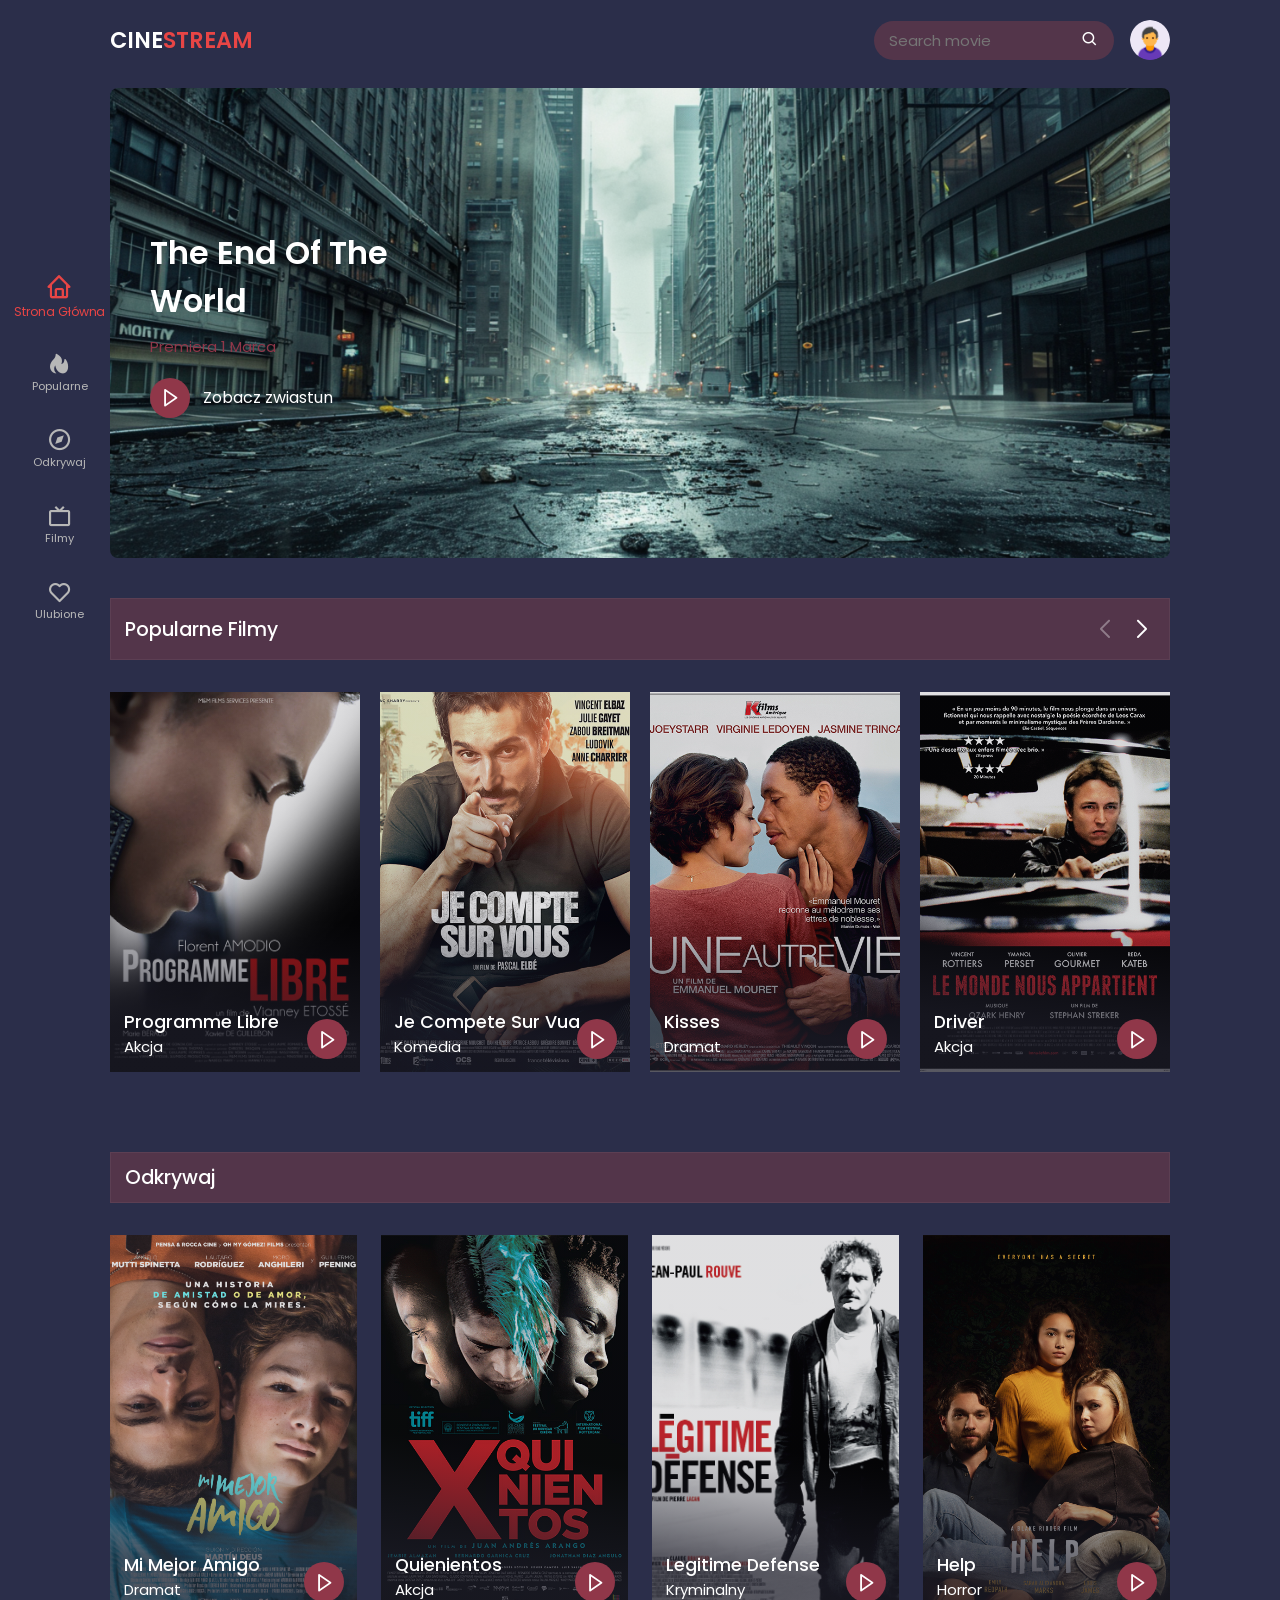
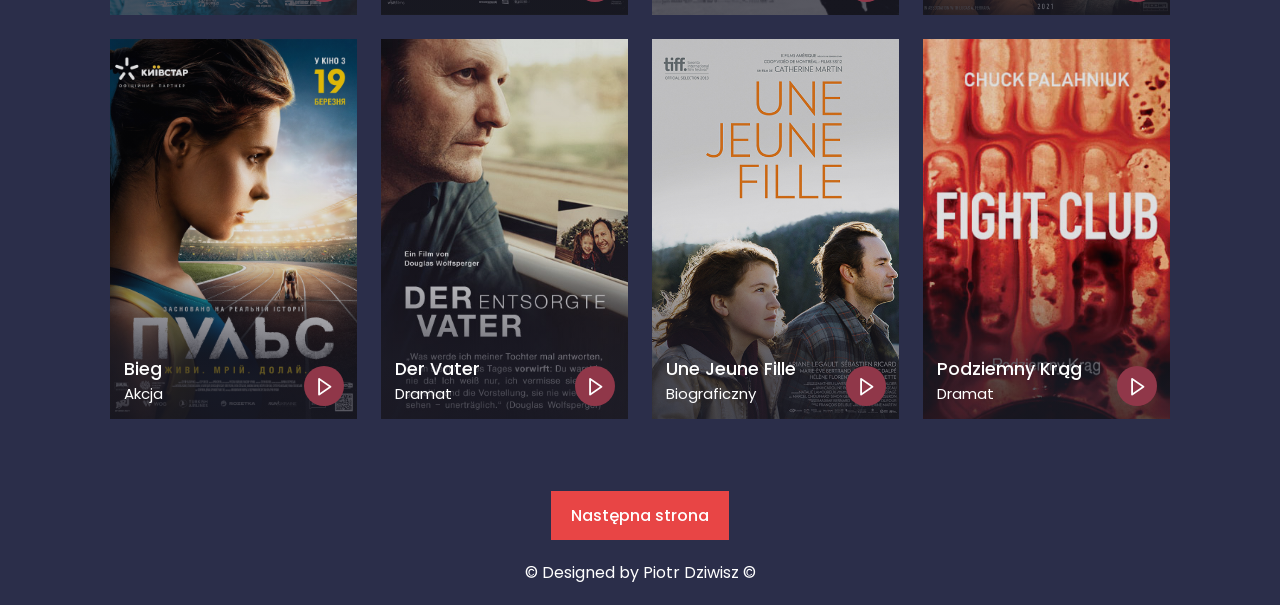
<file: Movies Website/index.html>
<!DOCTYPE html>
<html lang="en">
<head>
    <meta charset="UTF-8">
    <meta http-equiv="X-UA-Compatible" content="IE=edge">
    <meta name="viewport" content="width=device-width, initial-scale=1.0">
    <title>CineStream</title>
    <!-- Link To CSS -->
    <link rel="stylesheet" href="css/style.css">
    <!-- Link Swiper CSS -->
    <link rel="stylesheet" href="css/swiper-bundle.min.css">
    <!-- Fav Icon -->
    <link rel="shortcut icon" href="img/fav-icon.png" type="image/x-icon">
    <!-- Box Icons -->
    <link href='https://unpkg.com/boxicons@2.1.1/css/boxicons.min.css' rel='stylesheet'>
</head>
<body>
    <!-- Header -->
    <header>
        <!-- Nav -->
        <div class="nav container">
            <!-- Logo -->
            <a href="index.html" class="logo">
                Cine<span>Stream</span>
            </a>
            <!-- Search Box -->
            <div class="search-box">
                <input type="search" name="" id="search-input" placeholder="Search movie">
                <i class='bx bx-search'></i>
            </div>
            <!-- User -->
            <a href="#" class="user">
                <img src="img/user1.png" alt="" class="user-img">
            </a>
            <!-- NavBar -->
            <div class="navbar">
                <a href="#home" class="nav-link nav-active">
                    <i class='bx bx-home' ></i>
                    <span class="nav-link-title">Strona Główna</span>
                </a>
                <a href="#popular" class="nav-link">
                    <i class='bx bxs-hot' ></i>
                    <span class="nav-link-title">Popularne</span>
                </a>
                <a href="#movies" class="nav-link">
                    <i class='bx bx-compass' ></i>
                    <span class="nav-link-title">Odkrywaj</span>
                </a>
                <a href="play-page.html" class="nav-link">
                    <i class='bx bx-tv' ></i>
                    <span class="nav-link-title">Filmy</span>
                </a>
                <a href="#home" class="nav-link">
                    <i class='bx bx-heart' ></i>
                    <span class="nav-link-title">Ulubione</span>
                </a>
            </div>
        </div>
    </header>
    <!-- Home -->
    <section class="home container" id="home">
        <!-- Home Image -->
        <img src="img/home-background1.png" alt="" class="home-img">
        <!-- Home Text -->
        <div class="home-text">
            <h1 class="home-title">The End Of The<br>World</h1>
            <p>Premiera 1 Marca</p>
            <a href="#" class="watch-btn">
                <i class='bx bx-right-arrow' ></i>
                <span>Zobacz zwiastun</span>
            </a>
        </div>
    </section>
    <!-- Home End -->
    <!-- Popular Section Start -->
    <section class="popular container" id="popular">
        <!-- Heading -->
        <div class="heading">
            <h2 class="heading-title">Popularne Filmy</h2>
            <!-- Swiper Buttons -->
            <div class="swiper-btn">
                <div class="swiper-button-prev"></div>
                <div class="swiper-button-next"></div>
            </div>
        </div>
        <!-- Content -->
        <div class="popular-content swiper">
            <div class="swiper-wrapper">
                <!-- Movies Box 1 -->
                <div class="swiper-slide">
                    <div class="movie-box">
                        <img src="img/film_cc1.jpg" alt="" class="movie-box-img">
                        <div class="box-text">
                            <h2 class="movie-title">Programme Libre</h2>
                            <span class="movie-type">Akcja</span>
                            <a href="#" class="watch-btn play-btn">
                                <i class='bx bx-right-arrow' ></i>
                            </a>
                        </div>
                    </div>
                </div>
                <!-- Movies Box 2 -->
                <div class="swiper-slide">
                    <div class="movie-box">
                        <img src="img/film_cc2.jpg" alt="" class="movie-box-img">
                        <div class="box-text">
                            <h2 class="movie-title">Je Compete Sur Vua</h2>
                            <span class="movie-type">Komedia</span>
                            <a href="#" class="watch-btn play-btn">
                                <i class='bx bx-right-arrow' ></i>
                            </a>
                        </div>
                    </div>
                </div>
                <!-- Movies Box 3 -->
                <div class="swiper-slide">
                    <div class="movie-box">
                        <img src="img/film_cc3.jpg" alt="" class="movie-box-img">
                        <div class="box-text">
                            <h2 class="movie-title">Kisses</h2>
                            <span class="movie-type">Dramat</span>
                            <a href="#" class="watch-btn play-btn">
                                <i class='bx bx-right-arrow' ></i>
                            </a>
                        </div>
                    </div>
                </div>
                <!-- Movies Box 4 -->
                <div class="swiper-slide">
                    <div class="movie-box">
                        <img src="img/film_cc4.jpg" alt="" class="movie-box-img">
                        <div class="box-text">
                            <h2 class="movie-title">Driver</h2>
                            <span class="movie-type">Akcja</span>
                            <a href="#" class="watch-btn play-btn">
                                <i class='bx bx-right-arrow' ></i>
                            </a>
                        </div>
                    </div>
                </div>
                <!-- Movies Box 5 -->
                <div class="swiper-slide">
                    <div class="movie-box">
                        <img src="img/film_cc5.jpg" alt="" class="movie-box-img">
                        <div class="box-text">
                            <h2 class="movie-title">Koma</h2>
                            <span class="movie-type">Akcji</span>
                            <a href="#" class="watch-btn play-btn">
                                <i class='bx bx-right-arrow' ></i>
                            </a>
                        </div>
                    </div>
                </div>
                <!-- Movies Box 6 -->
                <div class="swiper-slide">
                    <div class="movie-box">
                        <img src="img/film_cc6.jpg" alt="" class="movie-box-img">
                        <div class="box-text">
                            <h2 class="movie-title">Guys</h2>
                            <span class="movie-type">Dramat</span>
                            <a href="#" class="watch-btn play-btn">
                                <i class='bx bx-right-arrow' ></i>
                            </a>
                        </div>
                    </div>
                </div>
                <!-- Movies Box 7 -->
                <div class="swiper-slide">
                    <div class="movie-box">
                        <img src="img/film_cc7.jpg" alt="" class="movie-box-img">
                        <div class="box-text">
                            <h2 class="movie-title">Les Hommes Libres</h2>
                            <span class="movie-type">Kryminalny</span>
                            <a href="#" class="watch-btn play-btn">
                                <i class='bx bx-right-arrow' ></i>
                            </a>
                        </div>
                    </div>
                </div>
                <!-- Movies Box 9 -->
                <div class="swiper-slide">
                    <div class="movie-box">
                        <img src="img/film_cc8.jpg" alt="" class="movie-box-img">
                        <div class="box-text">
                            <h2 class="movie-title">The Flash</h2>
                            <span class="movie-type">Action/Sci-Fi</span>
                            <a href="#" class="watch-btn play-btn">
                                <i class='bx bx-right-arrow' ></i>
                            </a>
                        </div>
                    </div>
                </div>
              </div>
              
        </div>
    </section>
    <!-- Popular Section End -->
    <!-- Movies Section Start -->
    <section class="movies container" id="movies">
        <!-- Heading -->
        <div class="heading">
            <h2 class="heading-title">Odkrywaj</h2>
        </div>
        <!-- Movies Content -->
        <div class="movies-content">
            <!-- Movies Box 1 -->
            <div class="movie-box">
                <img src="img/film_cc9.jpg" alt="" class="movie-box-img">
                <div class="box-text">
                    <h2 class="movie-title">Mi Mejor Amigo</h2>
                    <span class="movie-type">Dramat</span>
                    <a href="play-page.html" class="watch-btn play-btn">
                        <i class='bx bx-right-arrow' ></i>
                    </a>
                </div>
            </div>
            <!-- Movies Box 2 -->
            <div class="movie-box">
                <img src="img/film_cc10.jpg" alt="" class="movie-box-img">
                <div class="box-text">
                    <h2 class="movie-title">Quienientos</h2>
                    <span class="movie-type">Akcja</span>
                    <a href="#" class="watch-btn play-btn">
                        <i class='bx bx-right-arrow' ></i>
                    </a>
                </div>
            </div>
            <!-- Movies Box 3 -->
            <div class="movie-box">
                <img src="img/film_cc11.jpg" alt="" class="movie-box-img">
                <div class="box-text">
                    <h2 class="movie-title">Legitime Defense</h2>
                    <span class="movie-type">Kryminalny</span>
                    <a href="#" class="watch-btn play-btn">
                        <i class='bx bx-right-arrow' ></i>
                    </a>
                </div>
            </div>
            <!-- Movies Box 4 -->
            <div class="movie-box">
                <img src="img/film_cc12.jpg" alt="" class="movie-box-img">
                <div class="box-text">
                    <h2 class="movie-title">Help</h2>
                    <span class="movie-type">Horror</span>
                    <a href="#" class="watch-btn play-btn">
                        <i class='bx bx-right-arrow' ></i>
                    </a>
                </div>
            </div>
            <!-- Movies Box 5 -->
            <div class="movie-box">
                <img src="img/film_cc13.jpg" alt="" class="movie-box-img">
                <div class="box-text">
                    <h2 class="movie-title">Bieg</h2>
                    <span class="movie-type">Akcja</span>
                    <a href="#" class="watch-btn play-btn">
                        <i class='bx bx-right-arrow' ></i>
                    </a>
                </div>
            </div>
            <!-- Movies Box 6 -->
            <div class="movie-box">
                <img src="img/film_cc14.jpg" alt="" class="movie-box-img">
                <div class="box-text">
                    <h2 class="movie-title">Der Vater</h2>
                    <span class="movie-type">Dramat</span>
                    <a href="#" class="watch-btn play-btn">
                        <i class='bx bx-right-arrow' ></i>
                    </a>
                </div>
            </div>
            <!-- Movies Box 7 -->
            <div class="movie-box">
                <img src="img/film_cc15.jpg" alt="" class="movie-box-img">
                <div class="box-text">
                    <h2 class="movie-title">Une Jeune Fille</h2>
                    <span class="movie-type">Biograficzny</span>
                    <a href="#" class="watch-btn play-btn">
                        <i class='bx bx-right-arrow' ></i>
                    </a>
                </div>
            </div>
            <!-- Movies Box 8 -->
            <div class="movie-box">
                <img src="img/film_cc16.jpg" alt="" class="movie-box-img">
                <div class="box-text">
                    <h2 class="movie-title">Podziemny Krąg</h2>
                    <span class="movie-type">Dramat</span>
                    <a href="#" class="watch-btn play-btn">
                        <i class='bx bx-right-arrow' ></i>
                    </a>
                </div>
            </div>
        </div>
    </section>
    <!-- Movies Section End -->
    <!-- Next Page -->
    <div class="next-page">
        <a href="#" class="next-btn">Następna strona</a>
    </div>
    <!-- Copyright -->
    <div class="copyright">
        <p>&#169; Designed by Piotr Dziwisz &#169;</p>
    </div>

    <!-- Link Swiper JS -->
    <script src="js/swiper-bundle.min.js"></script>
    <!-- Link To JS -->
    <script src="js/main.js"></script>
</body>
</html>
</file>
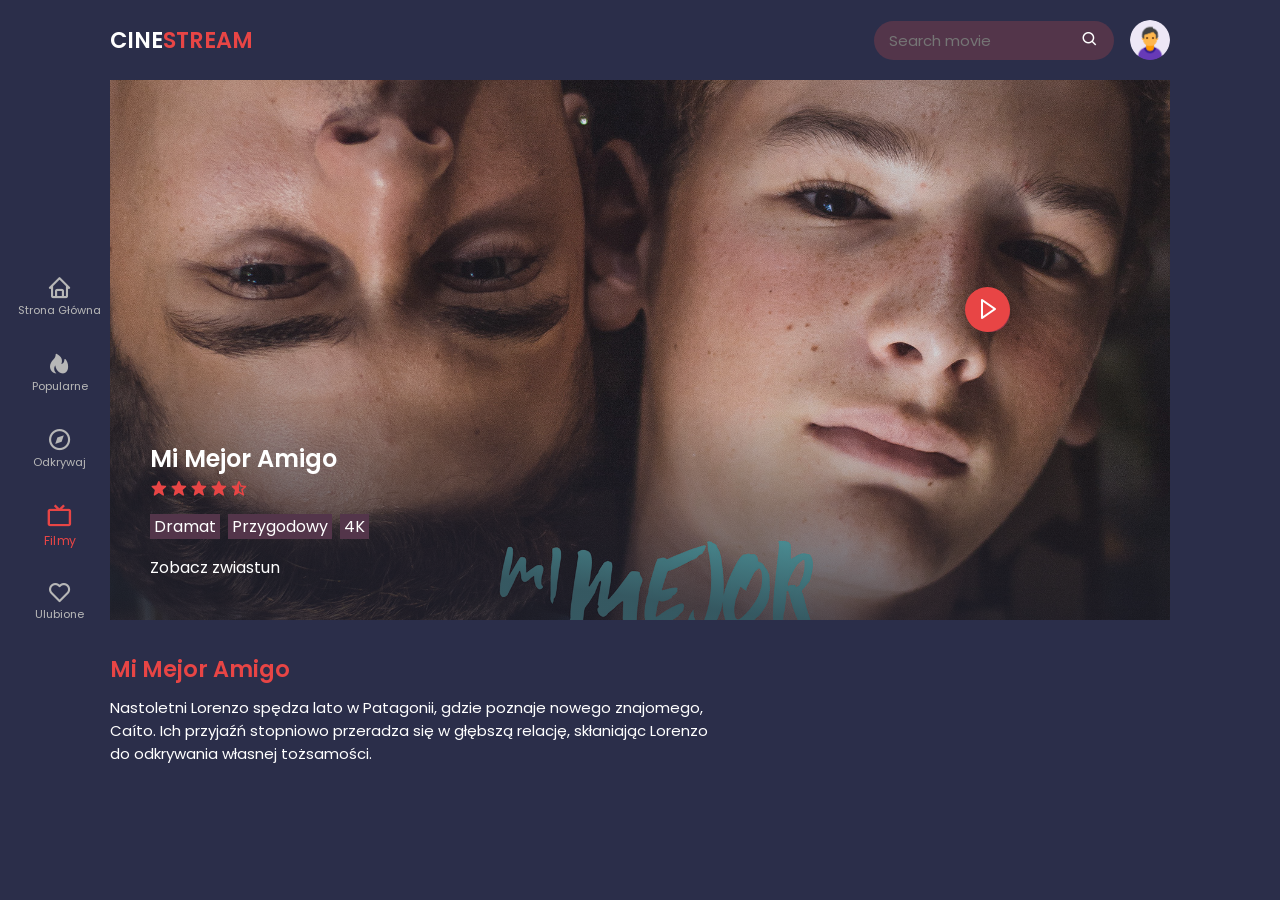
<file: Movies Website/play-page.html>
<!DOCTYPE html>
<html lang="en">
<head>
    <meta charset="UTF-8">
    <meta http-equiv="X-UA-Compatible" content="IE=edge">
    <meta name="viewport" content="width=device-width, initial-scale=1.0">
    <title>Jumanji: Welcome to the Jungle</title>
    <!-- Link To CSS -->
    <link rel="stylesheet" href="css/style.css">
    <!-- Fav Icon -->
    <link rel="shortcut icon" href="img/fav-icon.png" type="image/x-icon">
    <!-- Box Icons -->
    <link href='https://unpkg.com/boxicons@2.1.1/css/boxicons.min.css' rel='stylesheet'>
</head>
<body>
    <!-- Header -->
    <header>
        <!-- Nav -->
        <div class="nav container">
            <!-- Logo -->
            <a href="index.html" class="logo">
                Cine<span>Stream</span>
            </a>
            <!-- Search Box -->
            <div class="search-box">
                <input type="search" name="" id="search-input" placeholder="Search movie">
                <i class='bx bx-search'></i>
            </div>
            <!-- User -->
            <a href="#" class="user">
                <img src="img/user1.png" alt="" class="user-img">
            </a>
            <!-- NavBar -->
            <div class="navbar">
                <a href="index.html" class="nav-link ">
                    <i class='bx bx-home' ></i>
                    <span class="nav-link-title">Strona Główna</span>
                </a>
                <a href="#home" class="nav-link">
                    <i class='bx bxs-hot' ></i>
                    <span class="nav-link-title">Popularne</span>
                </a>
                <a href="#home" class="nav-link">
                    <i class='bx bx-compass' ></i>
                    <span class="nav-link-title">Odkrywaj</span>
                </a>
                <a href="#home" class="nav-link nav-active">
                    <i class='bx bx-tv' ></i>
                    <span class="nav-link-title">Filmy</span>
                </a>
                <a href="#home" class="nav-link">
                    <i class='bx bx-heart' ></i>
                    <span class="nav-link-title">Ulubione</span>
                </a>
            </div>
        </div>
    </header>
    <!-- Play Movie Container -->
    <div class="play-container container">
        <!-- PLay Image -->
        <img src="\Movies Website\img\film_cc9.jpg" alt="" class="play-img">
        <!-- Play Text -->
        <div class="play-text">
            <h2>Mi Mejor Amigo</h2>
            <!-- Ratings -->
            <div class="rating">
                <i class='bx bxs-star' ></i>
                <i class='bx bxs-star' ></i>
                <i class='bx bxs-star' ></i>
                <i class='bx bxs-star' ></i>
                <i class='bx bxs-star-half' ></i>
            </div>
            <!-- Tags -->
            <div class="tags">
                <span>Dramat</span>
                <span>Przygodowy</span>
                <span>4K</span>
            </div>
            <!-- Trailer Button -->
            <a href="#" class="watch-btn">
                <i class='bx bx-right-arrow play-movie ' ></i>
                <span>Zobacz zwiastun</span>
            </a>
        </div>
        <!-- PLay Btn -->
        <i class='bx bx-right-arrow play-movie' ></i>
        <!-- Video Container -->
        <div class="video-container">
            <!-- Video-Box -->
            <div class="video-box">
                <video id="myvideo" src="play-page/Jumanji.mp4" controls></video>
                <!-- Close Video Icon -->
                <i class='bx bx-x close-video'></i>
            </div>
        </div>
    </div>
    <!-- About -->
    <div class="about-movie container">
        <h2>Mi Mejor Amigo</h2>
        <p>Nastoletni Lorenzo spędza lato w Patagonii, gdzie poznaje nowego znajomego, Caíto. Ich przyjaźń stopniowo przeradza się w głębszą relację, skłaniając Lorenzo do odkrywania własnej tożsamości.</p>
        <!-- Movie Cast 
        <h2 class="cast-heading">Obsada</h2>
        <div class="cast">
            <div class="cast-box">
                <img src="play-page/cast1.jpg" alt="" class="cast-img">
                <span class="cast-title">Dwayne Johnson</span>
            </div>
            <div class="cast-box">
                <img src="play-page/cast2.jpg" alt="" class="cast-img">
                <span class="cast-title">Karen Gillan</span>
            </div>
            <div class="cast-box">
                <img src="play-page/cast3.jpg" alt="" class="cast-img">
                <span class="cast-title">Kevin Hart</span>
            </div>
            <div class="cast-box">
                <img src="play-page/cast4.jpg" alt="" class="cast-img">
                <span class="cast-title">Jack Black</span>
            </div>
            <div class="cast-box">
                <img src="play-page/cast5.jpg" alt="" class="cast-img">
                <span class="cast-title">Nick Jonas</span>
            </div>
            <div class="cast-box">
                <img src="play-page/cast6.jpg" alt="" class="cast-img">
                <span class="cast-title">Madison Iseman</span>
            </div>
        </div>
    </div>
        -->
    <!-- Download 
     
    <div class="download">
        <h2 class="download-title">Pobierz film</h2>
        <div class="download-links">
            <a href="play-page/Jumanji.mp4" download>480p</a>
            <a href="play-page/Jumanji.mp4" download>720p</a>
            <a href="play-page/Jumanji.mp4" download>1080p</a>
        </div>
    </div>
        
    Copyright 
    <div class="copyright">
        <p>Designed by Piotr Dziwisz &#169;</p>
    </div>
    -->
   <!-- Link Swiper Files -->
   <script src="js/swiper-bundle.min.js"></script>
    <!-- Link To JS -->
    <script src="js/main.js"></script>
</body>
</html>
</file>
<file: Movies Website/css/style.css>
/* Google Fonts */
@import url("https://fonts.googleapis.com/css2?family=Poppins:wght@400;500;600;700&display=swap");
* {
  font-family: "Poppins", sans-serif;
  margin: 0;
  padding: 0;
  scroll-behavior: smooth;
  box-sizing: border-box;
  scroll-padding-top: 2rem;
}
/* Some Variables */
:root {
  --main-color: #E84545; /* Czerwony */
  --hover-color: #903749; /* Ciemny bordowy */
  --body-color: #2B2E4A; /* Ciemny granatowy */
  --container-color: #53354A; /* Głęboki śliwkowy */
  --text-color: #FFFFFF; /* Biały */
}
/* Custom Scroll Bar */
html::-webkit-scrollbar {
  width: 0.5rem;
  background: transparent;
}
html::-webkit-scrollbar-thumb {
  background: var(--main-color);
}
/* Selection Color */
::selection {
  background: var(--main-color);
  color: var(--text-color);
}
a {
  text-decoration: none;
}
li {
  list-style: none;
}
section {
  padding: 3rem 0 2rem;
}
img {
  width: 100%;
}
.bx {
  cursor: pointer;
}
body {
  background: var(--body-color);
  color: var(--text-color);
}
.container {
  max-width: 1060px;
  margin: auto;
  width: 100%;
}
header {
  position: fixed;
  top: 0;
  left: 0;
  width: 100%;
  background: var(--body-color);
  z-index: 100;
}
/* Nav */
.nav {
  display: flex;
  align-items: center;
  justify-content: center;
  padding: 20px 0;
}
/* Logo */
.logo {
  font-size: 1.4rem;
  color: var(--text-color);
  font-weight: 600;
  text-transform: uppercase;
  margin: 0 auto 0 0;
}
.logo span {
  color: var(--main-color);
}
/* Search Box */
.search-box {
  max-width: 240px;
  width: 100%;
  display: flex;
  align-items: center;
  column-gap: 0.7rem;
  padding: 8px 15px;
  background: var(--container-color);
  border-radius: 4rem;
  margin-right: 1rem;
}
.search-box .bx {
  font-size: 1.1rem;
}
.search-box .bx:hover {
  color: var(--main-color);
}
#search-input {
  width: 100%;
  border: none;
  outline: none;
  color: var(--text-color);
  background: transparent;
  font-size: 0.938rem;
}
/* User */
.user {
  display: flex;
}
.user-img {
  width: 40px;
  height: 40px;
  border-radius: 50%;
  object-fit: cover;
  object-position: center;
}
/* Navbar */
.navbar {
  position: fixed;
  top: 50%;
  transform: translateY(-50%);
  left: 18px;
  display: flex;
  flex-direction: column;
  row-gap: 2.1rem;
}
.nav-link {
  display: flex;
  flex-direction: column;
  align-items: center;
  color: #b7b7b7;
}
.nav-link:hover,
.nav-active {
  color: var(--main-color);
  transition: 0.3s all linear;
  transform: scale(1.1);
}
.nav-link .bx {
  font-size: 1.6rem;
}
.nav-link-title {
  font-size: 0.7rem;
}
/* Home */
.home {
  position: relative;
  min-height: 470px;
  display: flex;
  align-items: center;
  margin-top: 5rem !important;
  border-radius: 0.5rem;
  background: var(none);
}
.home-img {
  position: absolute;
  width: 100%;
  height: 100%;
  z-index: -1;
  object-fit: cover;
  border-radius: 0.5rem;
}
.home-text {
  padding-left: 40px;
}
.home-title {
  font-size: 2rem;
  font-weight: 600;
}
.home-text p {
  font-size: 0.938rem;
  margin: 10px 0 20px;
  color: var(--hover-color);
}
.watch-btn {
  display: flex;
  align-items: center;
  column-gap: 0.8rem;
  color: var(--text-color);
}
.watch-btn .bx {
  font-size: 21px;
  background: var(--hover-color);
  width: 40px;
  height: 40px;
  border-radius: 50%;
  display: flex;
  align-items: center;
  justify-content: center;
}
.watch-btn .bx:hover {
  background: var(--main-color);
}


.watch-btn span {
  font-size: 1rem;
  font-weight: 400;
}
/* Heading */
.heading {
  display: flex;
  align-items: center;
  justify-content: space-between;
  background: var(--container-color);
  padding: 8px 14px;
  border: 1px solid hsl(200 100% 99% / 5%);
  margin-bottom: 2rem;
}
.heading-title {
  font-size: 1.2rem;
  font-weight: 500;
}
/* Movie Box */
.movie-box {
  position: relative;
  width: 100%;
  height: 380px;
  overflow: hidden;
}
.movie-box-img {
  width: 100%;
  height: 100%;
  object-fit: cover;
}
.movie-box .box-text {
  position: absolute;
  bottom: 0;
  left: 0;
  width: 100%;
  height: 100%;
  display: flex;
  flex-direction: column;
  justify-content: flex-end;
  padding: 14px;
  background: linear-gradient(
    8deg,
    hsl(240 17% 14% / 74%) 14%,
    hsl(240 17% 14% / 14%) 44%
  );
  overflow: hidden;
}
.movie-title {
  font-size: 1.1rem;
  font-weight: 500;
}
.movie-type {
  font-size: 0.938rem;
}
.play-btn {
  position: absolute;
  bottom: 0.8rem;
  right: 0.8rem;
}
/* Swiper Btns */
.swiper-btn {
  display: flex;
}
.swiper-button-next,
.swiper-button-prev {
  position: static !important;
  margin: 0 0 0 10px !important;
}
.swiper-button-next::after,
.swiper-button-prev::after {
  color: var(--text-color);
  font-size: 18px !important;
  font-weight: 700;
}
/* Movies */
.movies .heading {
  padding: 10px 14px;
}
.movies-content {
  display: grid;
  grid-template-columns: repeat(auto-fit, minmax(247px, 1fr));
  gap: 1.5rem;
}
.movies-content .movie-box:hover .movie-box-img {
  transform: scale(1.1);
  transition: 0.5s;
}
.next-page {
  display: flex;
  align-items: center;
  justify-content: center;
  margin-top: 2.5rem;
}
.next-btn {
  background: var(--main-color);
  padding: 12px 20px;
  color: var(--text-color);
  font-weight: 500;
}
.next-btn:hover {
  background: var(--hover-color);
  transition: 0.3s all linear;
}
/* Copyright */
.copyright {
  text-align: center;
  padding: 20px;
}
/* Play Container */
.play-container {
  position: relative;
  min-height: 540px;
  margin-top: 5rem !important;
}
.play-img {
  position: absolute;
  width: 100%;
  height: 100%;
  object-fit: cover;
  object-position: center;
  z-index: -1;
}
.play-text {
  position: absolute;
  bottom: 0;
  left: 0;
  width: 100%;
  height: 100%;
  display: flex;
  flex-direction: column;
  justify-content: flex-end;
  padding: 40px;
  background: linear-gradient(
    8deg,
    hsl(240 17% 14% / 74%) 14%,
    hsl(240 17% 14% / 14%) 44%
  );
}
.play-text h2 {
  font-size: 1.5rem;
  font-weight: 600;
}
.rating {
  display: flex;
  align-items: center;
  column-gap: 2px;
  font-size: 1.1rem;
  color: var(--main-color);
  margin-top: 4px;
}
.tags {
  display: flex;
  align-items: center;
  column-gap: 8px;
  margin: 1rem 0;
}
.tags span {
  background: var(--container-color);
  padding: 0 4px;
}
.play-movie {
  position: absolute;
  bottom: 18rem;
  right: 10rem;
  display: flex !important;
  align-items: center;
  justify-content: center;
  width: 45px;
  height: 45px;
  border-radius: 50%;
  background: var(--main-color);
  font-size: 24px;
  animation: animate 2s linear infinite;
}
@keyframes animate {
  0% {
    box-shadow: 0 0 0 0 rgb(255, 180, 58, 0.7);
  }
  40% {
    box-shadow: 0 0 0 50px rgb(255, 193, 7, 0);
  }
  80% {
    box-shadow: 0 0 0 50px rgb(255, 193, 7, 0);
  }
  100% {
    box-shadow: 0 0 0 rgb(255, 193, 7, 0);
  }
}
/* Video Container */
.video-container {
  position: fixed;
  top: 0;
  left: 0;
  display: none;
  align-items: center;
  justify-content: center;
  width: 100%;
  height: 100vh;
  background: hsl(234 10% 20% / 60%);
  z-index: 400;
}
.video-container.show-video {
  display: flex;
}

.video-box {
  position: relative;
  width: 82%;
}
.video-box #myvideo {
  width: 100%;
  aspect-ratio: 16/9;
}
.close-video {
  position: absolute;
  top: -3rem;
  right: 0;
  font-size: 40px;
  color: var(--main-color);
}
/* About MOvie */
.about-movie {
  margin-top: 2rem !important;
}
.about-movie h2 {
  font-size: 1.4rem;
  font-weight: 600;
  color: var(--main-color);
}
.about-movie p {
  max-width: 600px;
  font-size: 0.938rem;
  margin: 10px 0;
}
/* Cast */
.cast-heading {
  font-size: 1.2rem;
  font-weight: 600;
  margin-bottom: 1rem;
  color: var(--main-color);
}
.cast {
  display: grid;
  grid-template-columns: repeat(auto-fit, minmax(150px, 150px));
  gap: 1rem;
}
.cast-img {
  width: 150px;
  height: 180px;
  object-fit: cover;
  object-position: center;
}
/* Download */
.download {
  max-width: 800px;
  width: 1005;
  margin: auto;
  display: grid;
  justify-content: center;
  margin-top: 2rem;
}
.download-title {
  text-align: center;
  font-size: 1.4rem;
  font-weight: 500;
  margin: 1.6rem 0;
  color: var(--main-color);
}
.download-links {
  display: grid;
  grid-template-columns: repeat(3, 1fr);
  gap: 10px;
  margin-bottom: 2rem;
}
.download-links a {
  text-align: center;
  background: var(--main-color);
  padding: 12px 24px;
  color: var(--body-color);
  letter-spacing: 1px;
  font-weight: 500;
}
.download-links a:hover {
  background: var(--hover-color);
}
/* Responsive */
@media (max-width: 1170px) {
  .navbar {
    bottom: 0;
    left: 0;
    right: 0;
    top: auto;
    transform: translateY(0);
    flex-direction: row;
    justify-content: space-evenly;
    row-gap: 1px;
    padding: 10px;
    border-top: 1px solid hsl(200 100% 99% / 5%);
    background: linear-gradient(
      8deg,
      hsl(240 17% 14% / 100%) 5%,
      hsl(240 17% 14% / 90%) 100%
    );
  }
  .nav-link .bx {
    font-size: 1.5rem;
  }
  .copyright {
    margin-bottom: 4rem;
  }
}
@media (max-width: 1060px) {
  .container {
    margin: 0 auto;
    width: 95%;
  }
}
@media (max-width: 991px) {
  .movie-box {
    height: 340px;
  }
  .movies-content {
    grid-template-columns: repeat(auto-fit, minmax(214px, 1fr));
  }
}
@media (max-width: 888px) {
  .nav {
    padding: 14px 0;
  }
  .home {
    min-height: 440px;
    margin-top: 4rem !important;
  }
  .home-text {
    padding-left: 25px;
  }
  .home-title {
    font-size: 1.6rem;
  }
  .watch-btn span {
    font-size: 0.9rem;
  }
  .movie-title {
    font-size: 1rem;
    padding-right: 30px;
  }
  .play-container {
    min-height: 440px;
    margin-top: 4rem !important;
  }
  .play-movie {
    bottom: 14rem;
    right: 4rem;
  }
  .cast {
    justify-content: center;
  }
}
/* For Medium Devices / Tablet Etc */
@media (max-width: 768px) {
  .nav {
    padding: 11px 0;
  }
  .logo {
    font-size: 1.2rem;
  }
  section {
    padding: 2rem 0;
  }
  .home-img {
    object-position: left;
  }
  .movie-type {
    font-size: 0.875rem;
    margin-top: 2px;
  }
  .tags span,
  .about-movie p {
    font-size: 0.875rem;
  }
  p {
    font-size: 0.875rem;
  }
  .play-text h2,
  .about-movie h2 {
    font-size: 1.3rem;
  }
  .play-movie {
    bottom: 10rem;
    right: 2rem;
  }
}
@media (max-width: 514px) {
  .home {
    min-height: 380px;
  }
  .heading {
    padding: 2px 14px;
  }
  .heading-title {
    font-size: 1rem;
  }
  .play-text {
    padding: 20px;
  }
  .play-movie {
    bottom: 4rem;
  }
  .video-box {
    width: 94%;
  }
  .cast-heading {
    font-size: 1.1rem;
  }
  .cast-title {
    font-size: 0.9rem;
  }
}
@media (max-width: 408px) {
  * {
    scroll-padding-top: 5rem;
  }
  .nav {
    display: grid;
    grid-template-columns: 1fr;
    grid-template-rows: 1fr 1fr;
    row-gap: 5px;
  }
  .search-box {
    max-width: 100%;
    width: 100%;
    border-radius: 4px;
    order: 3;
    grid-column-start: 1;
    grid-column-end: 3;
  }
  .home,
  .play-container {
    margin-top: 7rem !important;
  }
  .movie-box {
    height: 300px;
  }
  .movies-content {
    grid-template-columns: repeat(auto-fit, minmax(150px, 1fr));
    gap: 1rem;
  }
}
/* For Small Devices */
@media (max-width: 370px) {
  .home {
    min-height: 300px;
  }
  .movie-box {
    height: 285px;
  }
  .user-img,
  .watch-btn .bx {
    width: 35px;
    height: 35px;
  }
  .navbar {
    justify-content: space-around;
    padding: 8px 0;
  }
  .nav-link .bx {
    font-size: 1.4rem;
  }
  .about-movie p {
    text-align: justify;
  }
  .download-links {
    grid-template-columns: 1fr;
  }
}
</file>
